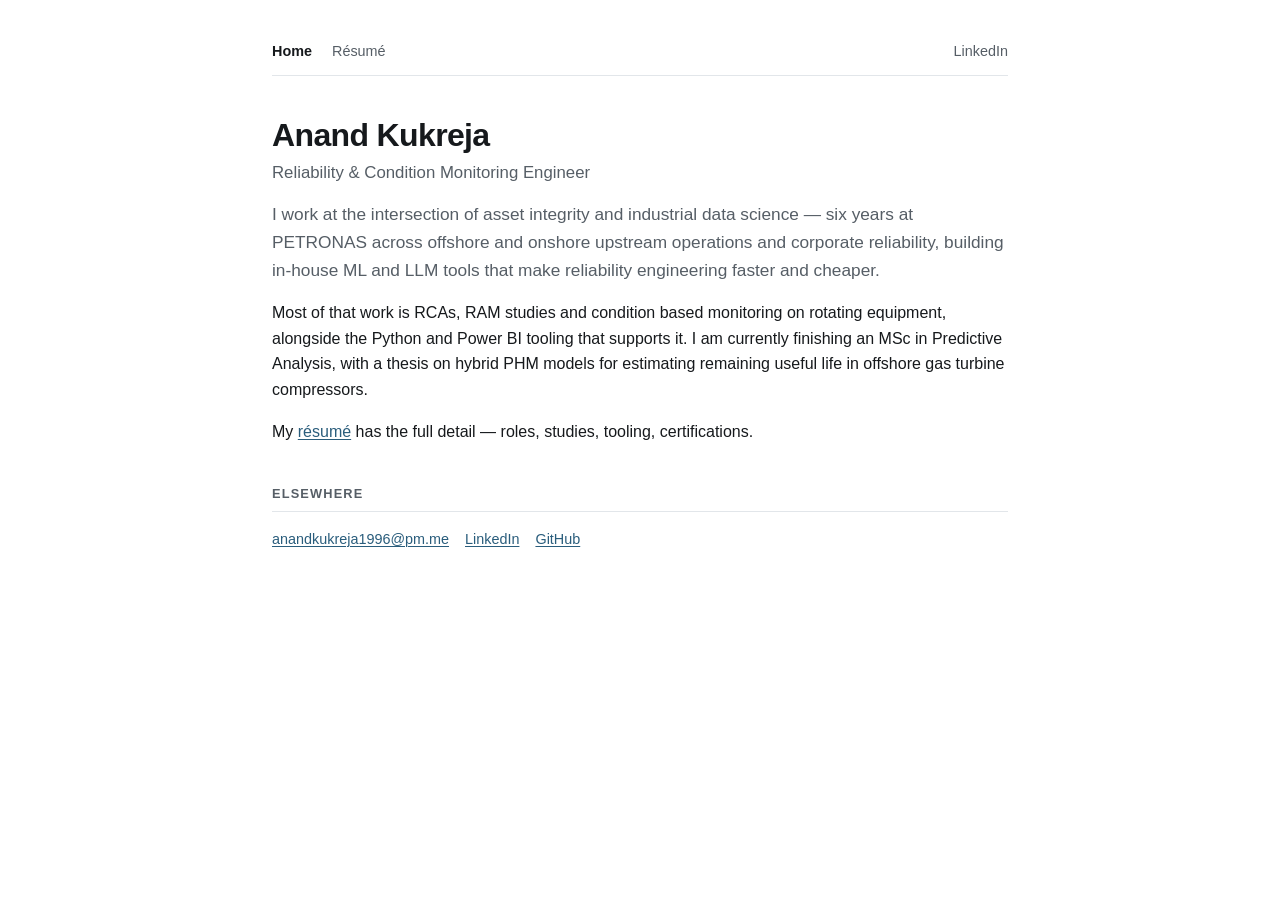
<file: index.html>
<!DOCTYPE html>
<html lang="en">
<head>
<meta charset="utf-8">
<meta name="viewport" content="width=device-width, initial-scale=1">
<title>Anand Kukreja</title>
<meta name="description" content="Anand Kukreja — Reliability &amp; Condition Monitoring Engineer in Kuala Lumpur, working across asset integrity and industrial data science.">
<link rel="stylesheet" href="assets/style.css">
</head>
<body>

<div class="wrap">

  <nav class="site-nav">
    <a href="./" aria-current="page">Home</a>
    <a href="resume/">Résumé</a>
    <span class="spacer"></span>
    <a href="https://www.linkedin.com/in/anandkukreja1996">LinkedIn</a>
  </nav>

  <header class="masthead">
    <h1>Anand Kukreja</h1>
    <p class="tagline">Reliability &amp; Condition Monitoring Engineer</p>
  </header>

  <p class="lede">
    I work at the intersection of asset integrity and industrial data science —
    six years at PETRONAS across offshore and onshore upstream operations and
    corporate reliability, building in-house ML and LLM tools that make
    reliability engineering faster and cheaper.
  </p>

  <p>
    Most of that work is RCAs, RAM studies and condition based monitoring on
    rotating equipment, alongside the Python and Power BI tooling that supports
    it. I am currently finishing an MSc in Predictive Analysis, with a thesis on
    hybrid PHM models for estimating remaining useful life in offshore gas
    turbine compressors.
  </p>

  <p>
    My <a href="resume/">résumé</a> has the full detail — roles, studies,
    tooling, certifications.
  </p>

  <h2>Elsewhere</h2>
  <ul class="contact">
    <li><a href="mailto:anandkukreja1996@pm.me">anandkukreja1996@pm.me</a></li>
    <li><a href="https://www.linkedin.com/in/anandkukreja1996">LinkedIn</a></li>
    <li><a href="https://github.com/akukreja96">GitHub</a></li>
  </ul>

</div>

</body>
</html>
</file>
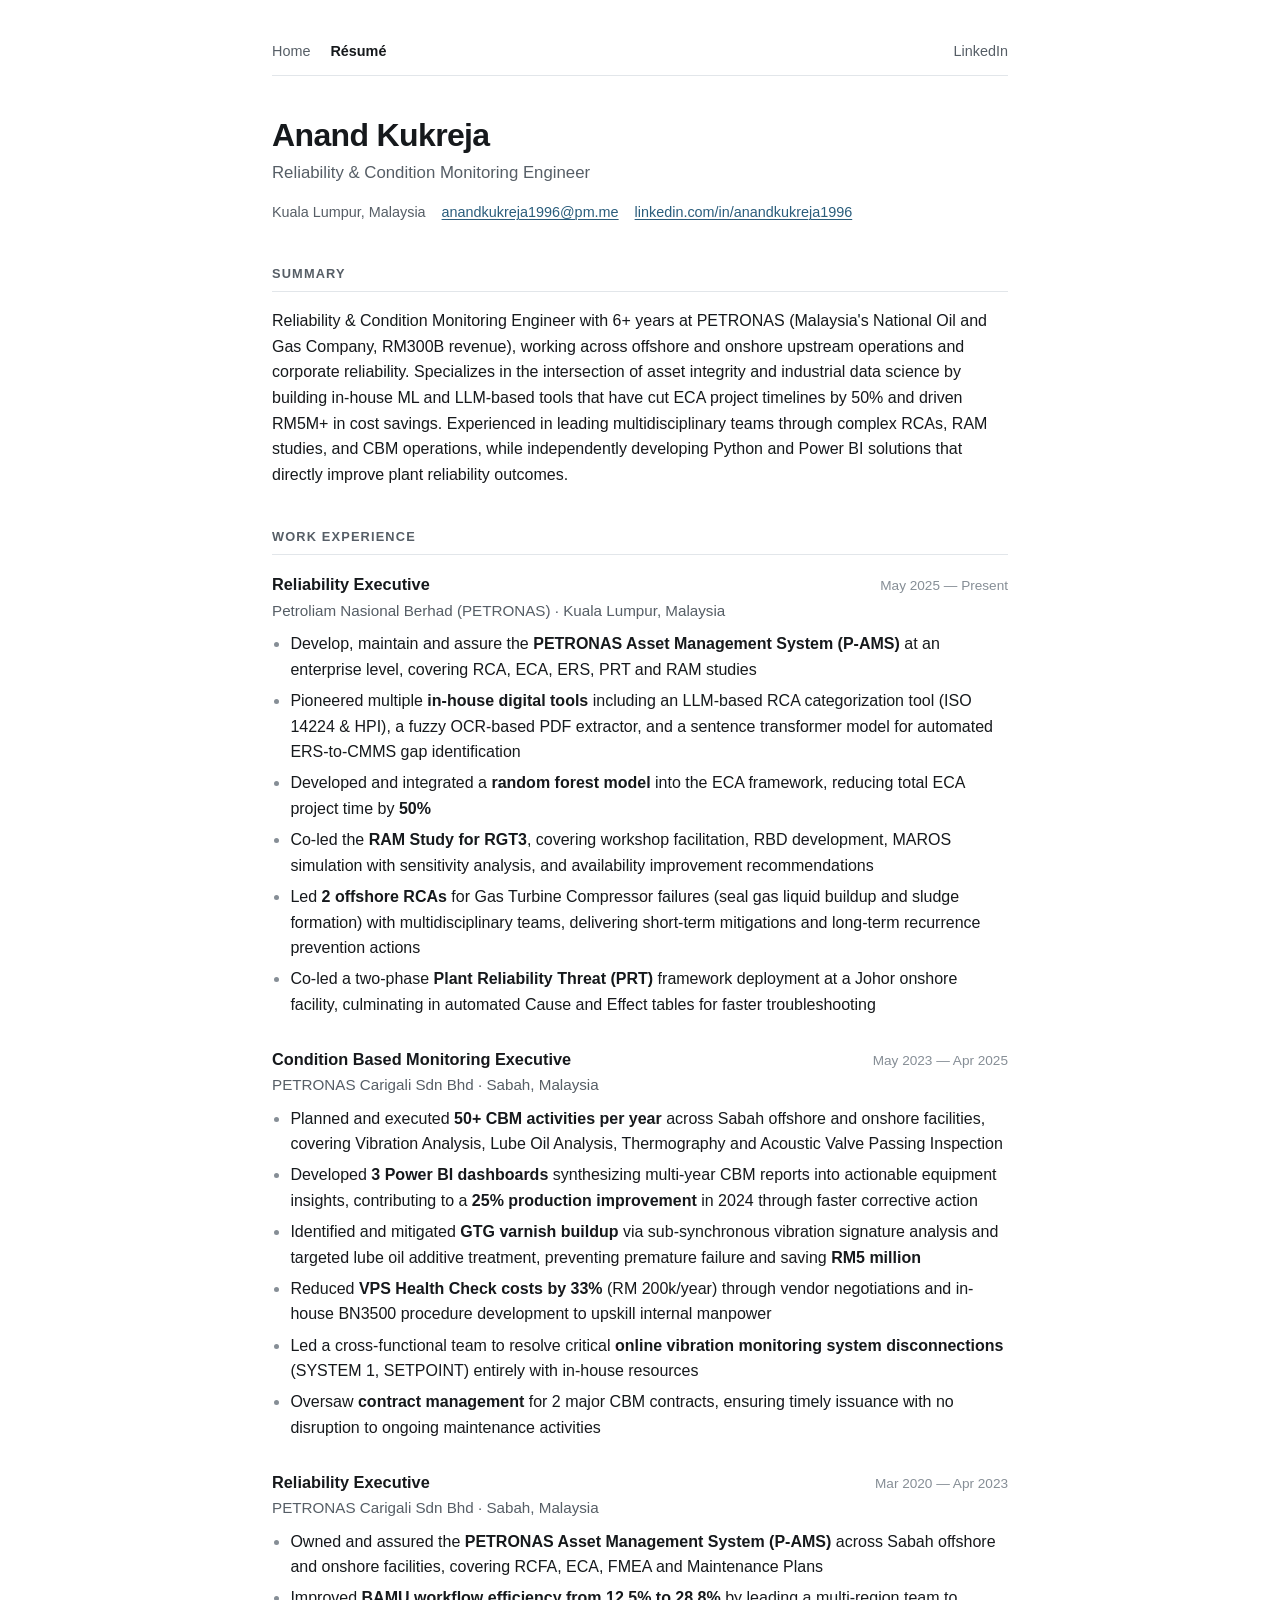
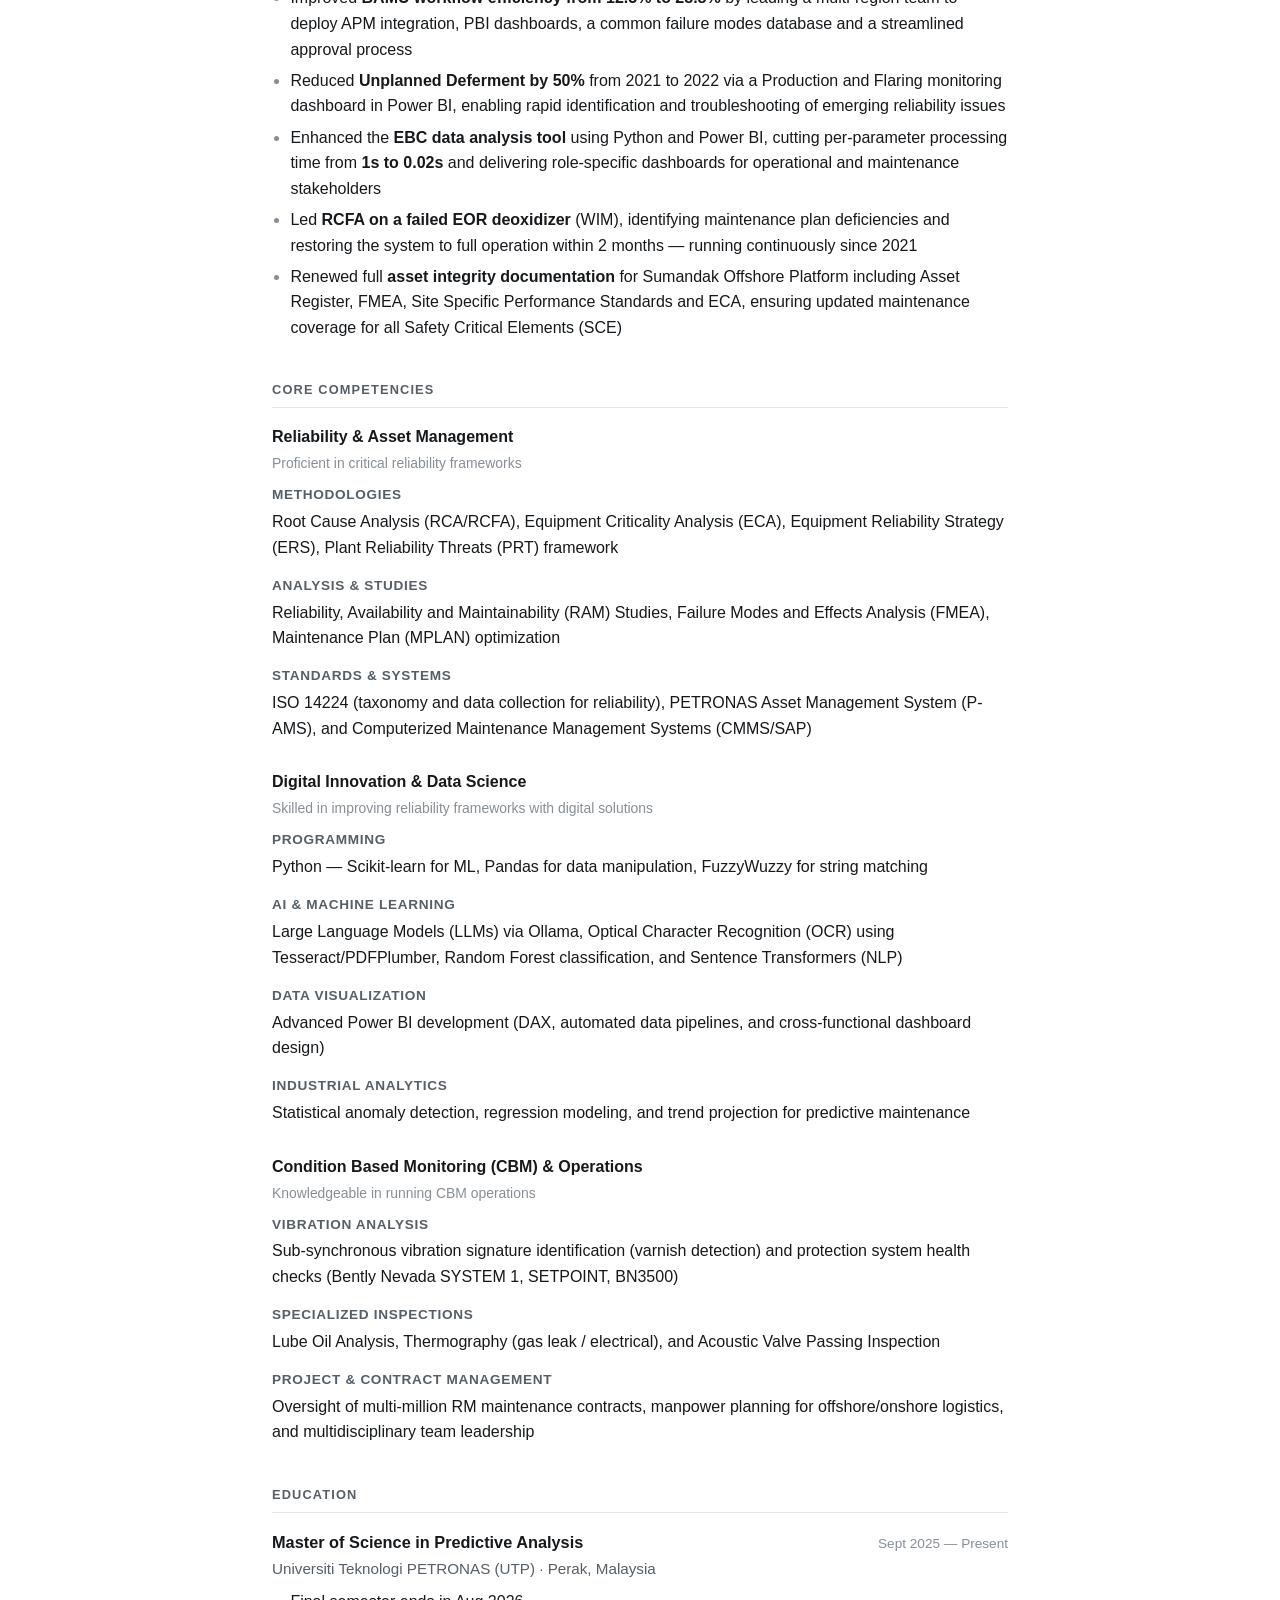
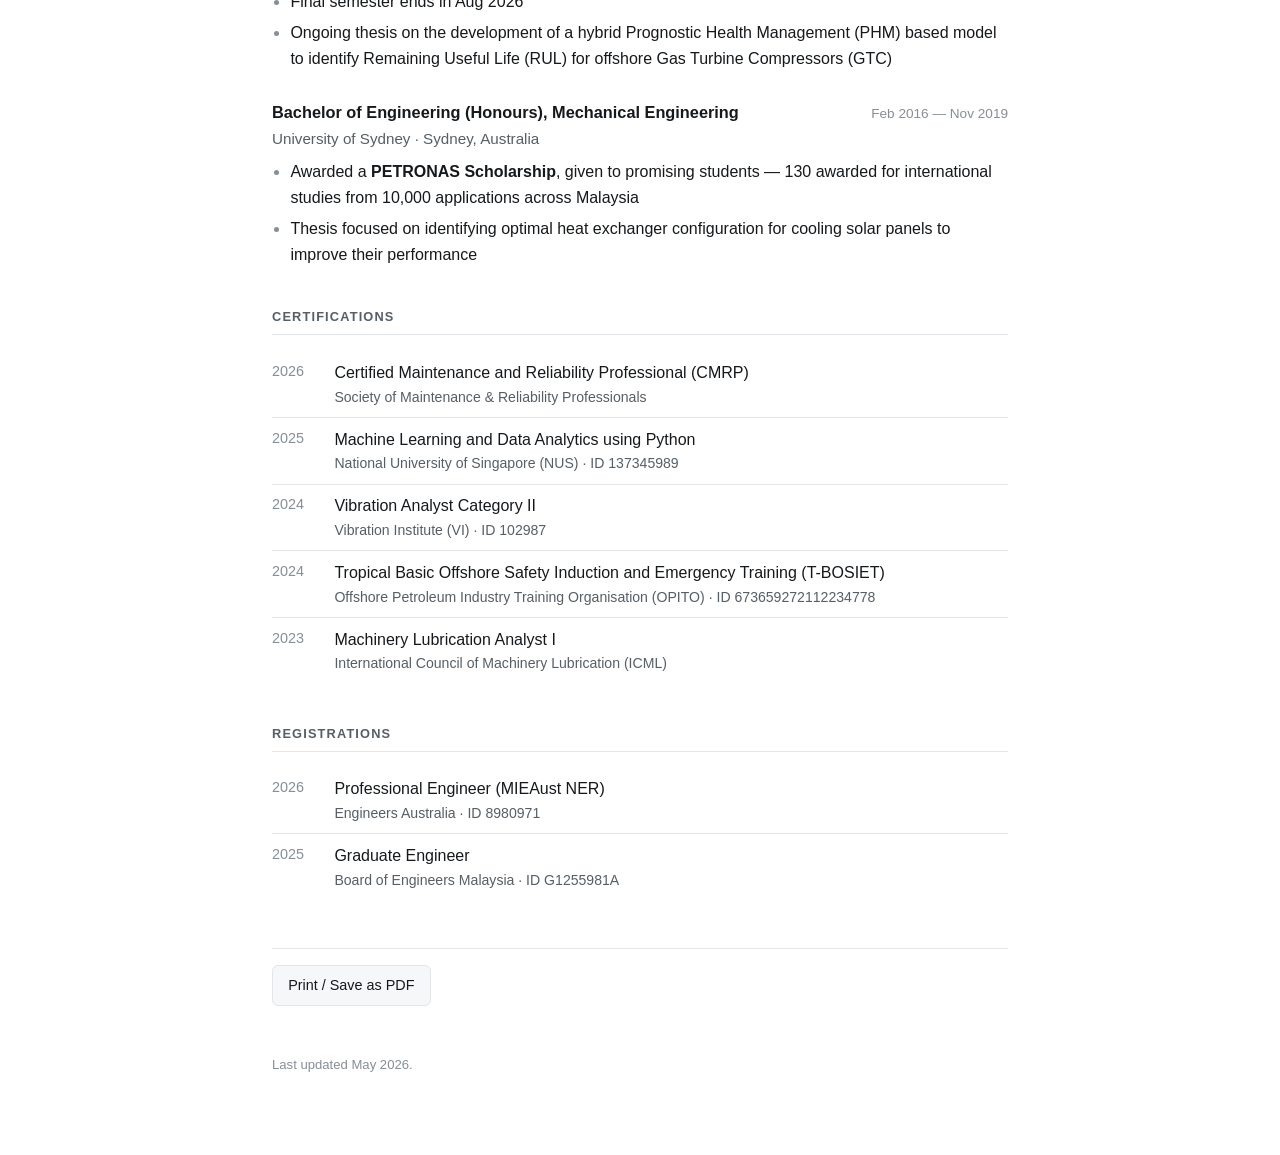
<file: resume/index.html>
<!DOCTYPE html>
<html lang="en">
<head>
<meta charset="utf-8">
<meta name="viewport" content="width=device-width, initial-scale=1">
<title>Résumé — Anand Kukreja</title>
<meta name="description" content="Résumé of Anand Kukreja — Reliability &amp; Condition Monitoring Engineer, Kuala Lumpur.">
<link rel="stylesheet" href="../assets/style.css">
</head>
<body>

<!-- Content transcribed from the résumé PDF dated 21 May 2026.

     Two deliberate corrections against that PDF, which has them wrong:
       - "Petroliam Nasional Berhad", not "National"
       - "Universiti Teknologi PETRONAS", not "University Technology"
     These are the organisations' registered names. Do not "fix" them
     back to match the PDF; correct the PDF instead.

     Phone number deliberately omitted: this page is public and gets
     scraped. Email and LinkedIn are the contact routes. -->

<div class="wrap">

  <nav class="site-nav">
    <a href="../">Home</a>
    <a href="./" aria-current="page">Résumé</a>
    <span class="spacer"></span>
    <a href="https://www.linkedin.com/in/anandkukreja1996">LinkedIn</a>
  </nav>

  <header class="masthead">
    <h1>Anand Kukreja</h1>
    <p class="tagline">Reliability &amp; Condition Monitoring Engineer</p>
    <ul class="contact">
      <li>Kuala Lumpur, Malaysia</li>
      <li><a href="mailto:anandkukreja1996@pm.me">anandkukreja1996@pm.me</a></li>
      <li><a href="https://www.linkedin.com/in/anandkukreja1996">linkedin.com/in/anandkukreja1996</a></li>
    </ul>
  </header>

  <section>
    <h2>Summary</h2>
    <p>
      Reliability &amp; Condition Monitoring Engineer with 6+ years at PETRONAS
      (Malaysia's National Oil and Gas Company, RM300B revenue), working across
      offshore and onshore upstream operations and corporate reliability.
      Specializes in the intersection of asset integrity and industrial data
      science by building in-house ML and LLM-based tools that have cut ECA
      project timelines by 50% and driven RM5M+ in cost savings. Experienced in
      leading multidisciplinary teams through complex RCAs, RAM studies, and CBM
      operations, while independently developing Python and Power BI solutions
      that directly improve plant reliability outcomes.
    </p>
  </section>

  <section>
    <h2>Work Experience</h2>

    <article class="entry">
      <div class="entry-head">
        <h3>Reliability Executive</h3>
        <span class="entry-meta">May 2025 — Present</span>
      </div>
      <p class="entry-sub">Petroliam Nasional Berhad (PETRONAS) · Kuala Lumpur, Malaysia</p>
      <ul>
        <li>Develop, maintain and assure the <strong>PETRONAS Asset Management System (P-AMS)</strong>
            at an enterprise level, covering RCA, ECA, ERS, PRT and RAM studies</li>
        <li>Pioneered multiple <strong>in-house digital tools</strong> including an LLM-based RCA
            categorization tool (ISO 14224 &amp; HPI), a fuzzy OCR-based PDF extractor, and a
            sentence transformer model for automated ERS-to-CMMS gap identification</li>
        <li>Developed and integrated a <strong>random forest model</strong> into the ECA framework,
            reducing total ECA project time by <strong>50%</strong></li>
        <li>Co-led the <strong>RAM Study for RGT3</strong>, covering workshop facilitation, RBD
            development, MAROS simulation with sensitivity analysis, and availability improvement
            recommendations</li>
        <li>Led <strong>2 offshore RCAs</strong> for Gas Turbine Compressor failures (seal gas liquid
            buildup and sludge formation) with multidisciplinary teams, delivering short-term
            mitigations and long-term recurrence prevention actions</li>
        <li>Co-led a two-phase <strong>Plant Reliability Threat (PRT)</strong> framework deployment at
            a Johor onshore facility, culminating in automated Cause and Effect tables for faster
            troubleshooting</li>
      </ul>
    </article>

    <article class="entry">
      <div class="entry-head">
        <h3>Condition Based Monitoring Executive</h3>
        <span class="entry-meta">May 2023 — Apr 2025</span>
      </div>
      <p class="entry-sub">PETRONAS Carigali Sdn Bhd · Sabah, Malaysia</p>
      <ul>
        <li>Planned and executed <strong>50+ CBM activities per year</strong> across Sabah offshore and
            onshore facilities, covering Vibration Analysis, Lube Oil Analysis, Thermography and
            Acoustic Valve Passing Inspection</li>
        <li>Developed <strong>3 Power BI dashboards</strong> synthesizing multi-year CBM reports into
            actionable equipment insights, contributing to a <strong>25% production improvement</strong>
            in 2024 through faster corrective action</li>
        <li>Identified and mitigated <strong>GTG varnish buildup</strong> via sub-synchronous vibration
            signature analysis and targeted lube oil additive treatment, preventing premature failure
            and saving <strong>RM5 million</strong></li>
        <li>Reduced <strong>VPS Health Check costs by 33%</strong> (RM 200k/year) through vendor
            negotiations and in-house BN3500 procedure development to upskill internal manpower</li>
        <li>Led a cross-functional team to resolve critical <strong>online vibration monitoring system
            disconnections</strong> (SYSTEM 1, SETPOINT) entirely with in-house resources</li>
        <li>Oversaw <strong>contract management</strong> for 2 major CBM contracts, ensuring timely
            issuance with no disruption to ongoing maintenance activities</li>
      </ul>
    </article>

    <article class="entry">
      <div class="entry-head">
        <h3>Reliability Executive</h3>
        <span class="entry-meta">Mar 2020 — Apr 2023</span>
      </div>
      <p class="entry-sub">PETRONAS Carigali Sdn Bhd · Sabah, Malaysia</p>
      <ul>
        <li>Owned and assured the <strong>PETRONAS Asset Management System (P-AMS)</strong> across Sabah
            offshore and onshore facilities, covering RCFA, ECA, FMEA and Maintenance Plans</li>
        <li>Improved <strong>BAMU workflow efficiency from 12.5% to 28.8%</strong> by leading a
            multi-region team to deploy APM integration, PBI dashboards, a common failure modes
            database and a streamlined approval process</li>
        <li>Reduced <strong>Unplanned Deferment by 50%</strong> from 2021 to 2022 via a Production and
            Flaring monitoring dashboard in Power BI, enabling rapid identification and
            troubleshooting of emerging reliability issues</li>
        <li>Enhanced the <strong>EBC data analysis tool</strong> using Python and Power BI, cutting
            per-parameter processing time from <strong>1s to 0.02s</strong> and delivering
            role-specific dashboards for operational and maintenance stakeholders</li>
        <li>Led <strong>RCFA on a failed EOR deoxidizer</strong> (WIM), identifying maintenance plan
            deficiencies and restoring the system to full operation within 2 months — running
            continuously since 2021</li>
        <li>Renewed full <strong>asset integrity documentation</strong> for Sumandak Offshore Platform
            including Asset Register, FMEA, Site Specific Performance Standards and ECA, ensuring
            updated maintenance coverage for all Safety Critical Elements (SCE)</li>
      </ul>
    </article>

  </section>

  <section>
    <h2>Core Competencies</h2>

    <div class="group">
      <h3>Reliability &amp; Asset Management</h3>
      <p class="group-note">Proficient in critical reliability frameworks</p>
      <dl class="skills">
        <dt>Methodologies</dt>
        <dd>Root Cause Analysis (RCA/RCFA), Equipment Criticality Analysis (ECA),
            Equipment Reliability Strategy (ERS), Plant Reliability Threats (PRT) framework</dd>

        <dt>Analysis &amp; Studies</dt>
        <dd>Reliability, Availability and Maintainability (RAM) Studies, Failure Modes and Effects
            Analysis (FMEA), Maintenance Plan (MPLAN) optimization</dd>

        <dt>Standards &amp; Systems</dt>
        <dd>ISO 14224 (taxonomy and data collection for reliability), PETRONAS Asset Management
            System (P-AMS), and Computerized Maintenance Management Systems (CMMS/SAP)</dd>
      </dl>
    </div>

    <div class="group">
      <h3>Digital Innovation &amp; Data Science</h3>
      <p class="group-note">Skilled in improving reliability frameworks with digital solutions</p>
      <dl class="skills">
        <dt>Programming</dt>
        <dd>Python — Scikit-learn for ML, Pandas for data manipulation, FuzzyWuzzy for string
            matching</dd>

        <dt>AI &amp; Machine Learning</dt>
        <dd>Large Language Models (LLMs) via Ollama, Optical Character Recognition (OCR) using
            Tesseract/PDFPlumber, Random Forest classification, and Sentence Transformers (NLP)</dd>

        <dt>Data Visualization</dt>
        <dd>Advanced Power BI development (DAX, automated data pipelines, and cross-functional
            dashboard design)</dd>

        <dt>Industrial Analytics</dt>
        <dd>Statistical anomaly detection, regression modeling, and trend projection for predictive
            maintenance</dd>
      </dl>
    </div>

    <div class="group">
      <h3>Condition Based Monitoring (CBM) &amp; Operations</h3>
      <p class="group-note">Knowledgeable in running CBM operations</p>
      <dl class="skills">
        <dt>Vibration Analysis</dt>
        <dd>Sub-synchronous vibration signature identification (varnish detection) and protection
            system health checks (Bently Nevada SYSTEM 1, SETPOINT, BN3500)</dd>

        <dt>Specialized Inspections</dt>
        <dd>Lube Oil Analysis, Thermography (gas leak / electrical), and Acoustic Valve Passing
            Inspection</dd>

        <dt>Project &amp; Contract Management</dt>
        <dd>Oversight of multi-million RM maintenance contracts, manpower planning for
            offshore/onshore logistics, and multidisciplinary team leadership</dd>
      </dl>
    </div>

  </section>

  <section>
    <h2>Education</h2>

    <article class="entry">
      <div class="entry-head">
        <h3>Master of Science in Predictive Analysis</h3>
        <span class="entry-meta">Sept 2025 — Present</span>
      </div>
      <p class="entry-sub">Universiti Teknologi PETRONAS (UTP) · Perak, Malaysia</p>
      <ul>
        <li>Final semester ends in Aug 2026</li>
        <li>Ongoing thesis on the development of a hybrid Prognostic Health Management (PHM) based
            model to identify Remaining Useful Life (RUL) for offshore Gas Turbine Compressors (GTC)</li>
      </ul>
    </article>

    <article class="entry">
      <div class="entry-head">
        <h3>Bachelor of Engineering (Honours), Mechanical Engineering</h3>
        <span class="entry-meta">Feb 2016 — Nov 2019</span>
      </div>
      <p class="entry-sub">University of Sydney · Sydney, Australia</p>
      <ul>
        <li>Awarded a <strong>PETRONAS Scholarship</strong>, given to promising students — 130 awarded
            for international studies from 10,000 applications across Malaysia</li>
        <li>Thesis focused on identifying optimal heat exchanger configuration for cooling solar
            panels to improve their performance</li>
      </ul>
    </article>

  </section>

  <section>
    <h2>Certifications</h2>
    <ul class="creds">
      <li>
        <span class="yr">2026</span>
        <span class="what">Certified Maintenance and Reliability Professional (CMRP)
          <span class="issuer">Society of Maintenance &amp; Reliability Professionals</span>
        </span>
      </li>
      <li>
        <span class="yr">2025</span>
        <span class="what">Machine Learning and Data Analytics using Python
          <span class="issuer">National University of Singapore (NUS) · ID 137345989</span>
        </span>
      </li>
      <li>
        <span class="yr">2024</span>
        <span class="what">Vibration Analyst Category II
          <span class="issuer">Vibration Institute (VI) · ID 102987</span>
        </span>
      </li>
      <li>
        <span class="yr">2024</span>
        <span class="what">Tropical Basic Offshore Safety Induction and Emergency Training (T-BOSIET)
          <span class="issuer">Offshore Petroleum Industry Training Organisation (OPITO) · ID 673659272112234778</span>
        </span>
      </li>
      <li>
        <span class="yr">2023</span>
        <span class="what">Machinery Lubrication Analyst I
          <span class="issuer">International Council of Machinery Lubrication (ICML)</span>
        </span>
      </li>
    </ul>
  </section>

  <section>
    <h2>Registrations</h2>
    <ul class="creds">
      <li>
        <span class="yr">2026</span>
        <span class="what">Professional Engineer (MIEAust NER)
          <span class="issuer">Engineers Australia · ID 8980971</span>
        </span>
      </li>
      <li>
        <span class="yr">2025</span>
        <span class="what">Graduate Engineer
          <span class="issuer">Board of Engineers Malaysia · ID G1255981A</span>
        </span>
      </li>
    </ul>
  </section>

  <div class="actions">
    <button type="button" class="btn" onclick="window.print()">Print / Save as PDF</button>
  </div>

  <footer class="site-footer">
    <p>Last updated May 2026.</p>
  </footer>

</div>

</body>
</html>
</file>
<file: assets/style.css>
/* ===================================================================
   akukreja96.github.io — shared stylesheet

   Plain CSS. No build step, no dependencies. Edit this file directly
   and the change is live as soon as you push.

   Colour is defined once as custom properties on :root, then
   redefined for dark mode. If you want to restyle the whole site,
   change the values in these two blocks and nothing else.
   =================================================================== */

:root {
  --bg:        #ffffff;
  --surface:   #f5f7f9;
  --text:      #16191c;
  --muted:     #565e66;
  --faint:     #868e96;
  --rule:      #e2e6ea;
  --accent:    #2a5d7c;
  --measure:   46rem;
}

@media (prefers-color-scheme: dark) {
  :root {
    --bg:      #131619;
    --surface: #1b1f23;
    --text:    #e6e9ec;
    --muted:   #a2aab2;
    --faint:   #737b83;
    --rule:    #292f35;
    --accent:  #8cb8dc;
  }
}

*, *::before, *::after { box-sizing: border-box; }

html { -webkit-text-size-adjust: 100%; }

body {
  margin: 0;
  padding: 2.5rem 1.25rem 4rem;
  background: var(--bg);
  color: var(--text);
  font-family: -apple-system, BlinkMacSystemFont, "Segoe UI", Roboto,
               "Helvetica Neue", Arial, sans-serif;
  font-size: 1rem;
  line-height: 1.6;
  -webkit-font-smoothing: antialiased;
}

.wrap { max-width: var(--measure); margin: 0 auto; }

/* ---------- links ---------- */

a { color: var(--accent); text-decoration-thickness: 1px; text-underline-offset: 2px; }
a:hover { text-decoration-thickness: 2px; }

/* ---------- site navigation ---------- */

.site-nav {
  display: flex;
  gap: 1.25rem;
  align-items: baseline;
  margin-bottom: 2.5rem;
  padding-bottom: 0.75rem;
  border-bottom: 1px solid var(--rule);
  font-size: 0.9rem;
}
.site-nav a { color: var(--muted); text-decoration: none; }
.site-nav a:hover { color: var(--accent); text-decoration: underline; }
.site-nav a[aria-current="page"] { color: var(--text); font-weight: 600; }
.site-nav .spacer { margin-left: auto; }

/* ---------- headings ---------- */

h1 {
  font-size: 2rem;
  line-height: 1.2;
  letter-spacing: -0.02em;
  margin: 0 0 0.35rem;
}

h2 {
  font-size: 0.8rem;
  text-transform: uppercase;
  letter-spacing: 0.09em;
  color: var(--muted);
  font-weight: 700;
  margin: 2.5rem 0 1rem;
  padding-bottom: 0.4rem;
  border-bottom: 1px solid var(--rule);
}

h3 { font-size: 1.02rem; margin: 0; font-weight: 650; }

p { margin: 0 0 1rem; }

.lede { font-size: 1.08rem; color: var(--muted); }

/* ---------- résumé header ---------- */

.masthead { margin-bottom: 0.5rem; }

.tagline {
  margin: 0 0 0.9rem;
  color: var(--muted);
  font-size: 1.05rem;
}

.contact {
  display: flex;
  flex-wrap: wrap;
  gap: 0.4rem 1rem;
  margin: 0;
  padding: 0;
  list-style: none;
  font-size: 0.9rem;
  color: var(--muted);
}
.contact li { display: flex; align-items: center; gap: 0.4rem; }

/* ---------- résumé entries ---------- */

.entry { margin-bottom: 1.75rem; }
.entry:last-child { margin-bottom: 0; }

.entry-head {
  display: flex;
  flex-wrap: wrap;
  justify-content: space-between;
  align-items: baseline;
  gap: 0.15rem 1rem;
}

.entry-meta {
  font-size: 0.85rem;
  color: var(--faint);
  font-variant-numeric: tabular-nums;
  white-space: nowrap;
}

.entry-sub {
  margin: 0.1rem 0 0.5rem;
  color: var(--muted);
  font-size: 0.95rem;
}

.entry ul { margin: 0.5rem 0 0; padding-left: 1.15rem; }
.entry li { margin-bottom: 0.35rem; }
.entry li::marker { color: var(--faint); }

/* ---------- skills ---------- */

.skills { margin: 0; }
.skills dt {
  font-weight: 650;
  font-size: 0.85rem;
  text-transform: uppercase;
  letter-spacing: 0.05em;
  color: var(--muted);
  margin-top: 0.9rem;
}
.skills dt:first-child { margin-top: 0; }
.skills dd { margin: 0.2rem 0 0; }

/* ---------- competency groups ---------- */

.group { margin-bottom: 1.75rem; }
.group:last-child { margin-bottom: 0; }
.group > h3 { font-size: 1rem; }

.group-note {
  margin: 0.15rem 0 0.6rem;
  color: var(--faint);
  font-size: 0.87rem;
}

/* ---------- credentials (certifications, registrations) ---------- */

.creds { list-style: none; margin: 0; padding: 0; }

.creds li {
  display: flex;
  gap: 1rem;
  padding: 0.55rem 0;
  border-bottom: 1px solid var(--rule);
}
.creds li:last-child { border-bottom: 0; }

.creds .yr {
  flex: 0 0 2.9rem;
  color: var(--faint);
  font-variant-numeric: tabular-nums;
  font-size: 0.9rem;
}

.creds .issuer {
  display: block;
  color: var(--muted);
  font-size: 0.88rem;
}

/* ---------- actions ---------- */

.actions { margin-top: 3rem; padding-top: 1rem; border-top: 1px solid var(--rule); }

.btn {
  display: inline-block;
  padding: 0.5rem 0.95rem;
  border: 1px solid var(--rule);
  border-radius: 6px;
  background: var(--surface);
  color: var(--text);
  font: inherit;
  font-size: 0.9rem;
  text-decoration: none;
  cursor: pointer;
}
.btn:hover { border-color: var(--accent); color: var(--accent); }

.site-footer {
  margin-top: 3rem;
  font-size: 0.82rem;
  color: var(--faint);
}

/* ---------- print / save-as-PDF -----------------------------------
   A résumé gets printed. These rules give it tight margins, black
   text on white, and stop an entry from splitting across two pages.
   The draft banner is deliberately NOT hidden — better to notice a
   placeholder on the printed page than to email it to someone.
   ------------------------------------------------------------------ */

@media print {
  :root {
    --bg: #fff; --surface: #fff; --text: #000; --muted: #333;
    --faint: #555; --rule: #bbb; --accent: #000;
  }
  @page { size: A4; margin: 11mm 12mm; }
  body { padding: 0; font-size: 9.2pt; line-height: 1.3; }
  .wrap { max-width: none; }
  .site-nav, .actions { display: none; }
  a { text-decoration: none; }

  /* tighter vertical rhythm: the screen page breathes, the printed one
     should fit the same content the source PDF fits in two sides */
  h1 { font-size: 17pt; margin-bottom: 0.15rem; }
  h2 { margin: 0.85rem 0 0.4rem; font-size: 8.4pt; padding-bottom: 0.2rem; }
  h3 { font-size: 9.6pt; }
  p { margin-bottom: 0.45rem; }
  .tagline { font-size: 10pt; margin-bottom: 0.35rem; }
  .contact { font-size: 8.6pt; gap: 0.2rem 0.8rem; }
  .entry { margin-bottom: 0.7rem; }
  .entry-sub { margin: 0.05rem 0 0.25rem; font-size: 8.8pt; }
  .entry-meta { font-size: 8.4pt; }
  .entry ul { margin-top: 0.25rem; }
  .entry li { margin-bottom: 0.12rem; }
  .group { margin-bottom: 0.7rem; }
  .group-note { margin: 0.05rem 0 0.3rem; font-size: 8.4pt; }
  .skills dt { margin-top: 0.4rem; font-size: 8.2pt; }
  .creds li { padding: 0.28rem 0; }
  .creds .issuer { font-size: 8.4pt; }
  .site-footer { margin-top: 1rem; color: #666; font-size: 8pt; }

  /* never split an entry, and never strand a heading at a page foot */
  .entry, .masthead, .group, .creds li { page-break-inside: avoid; break-inside: avoid; }
  h2, h3 { page-break-after: avoid; break-after: avoid; }
}
</file>
